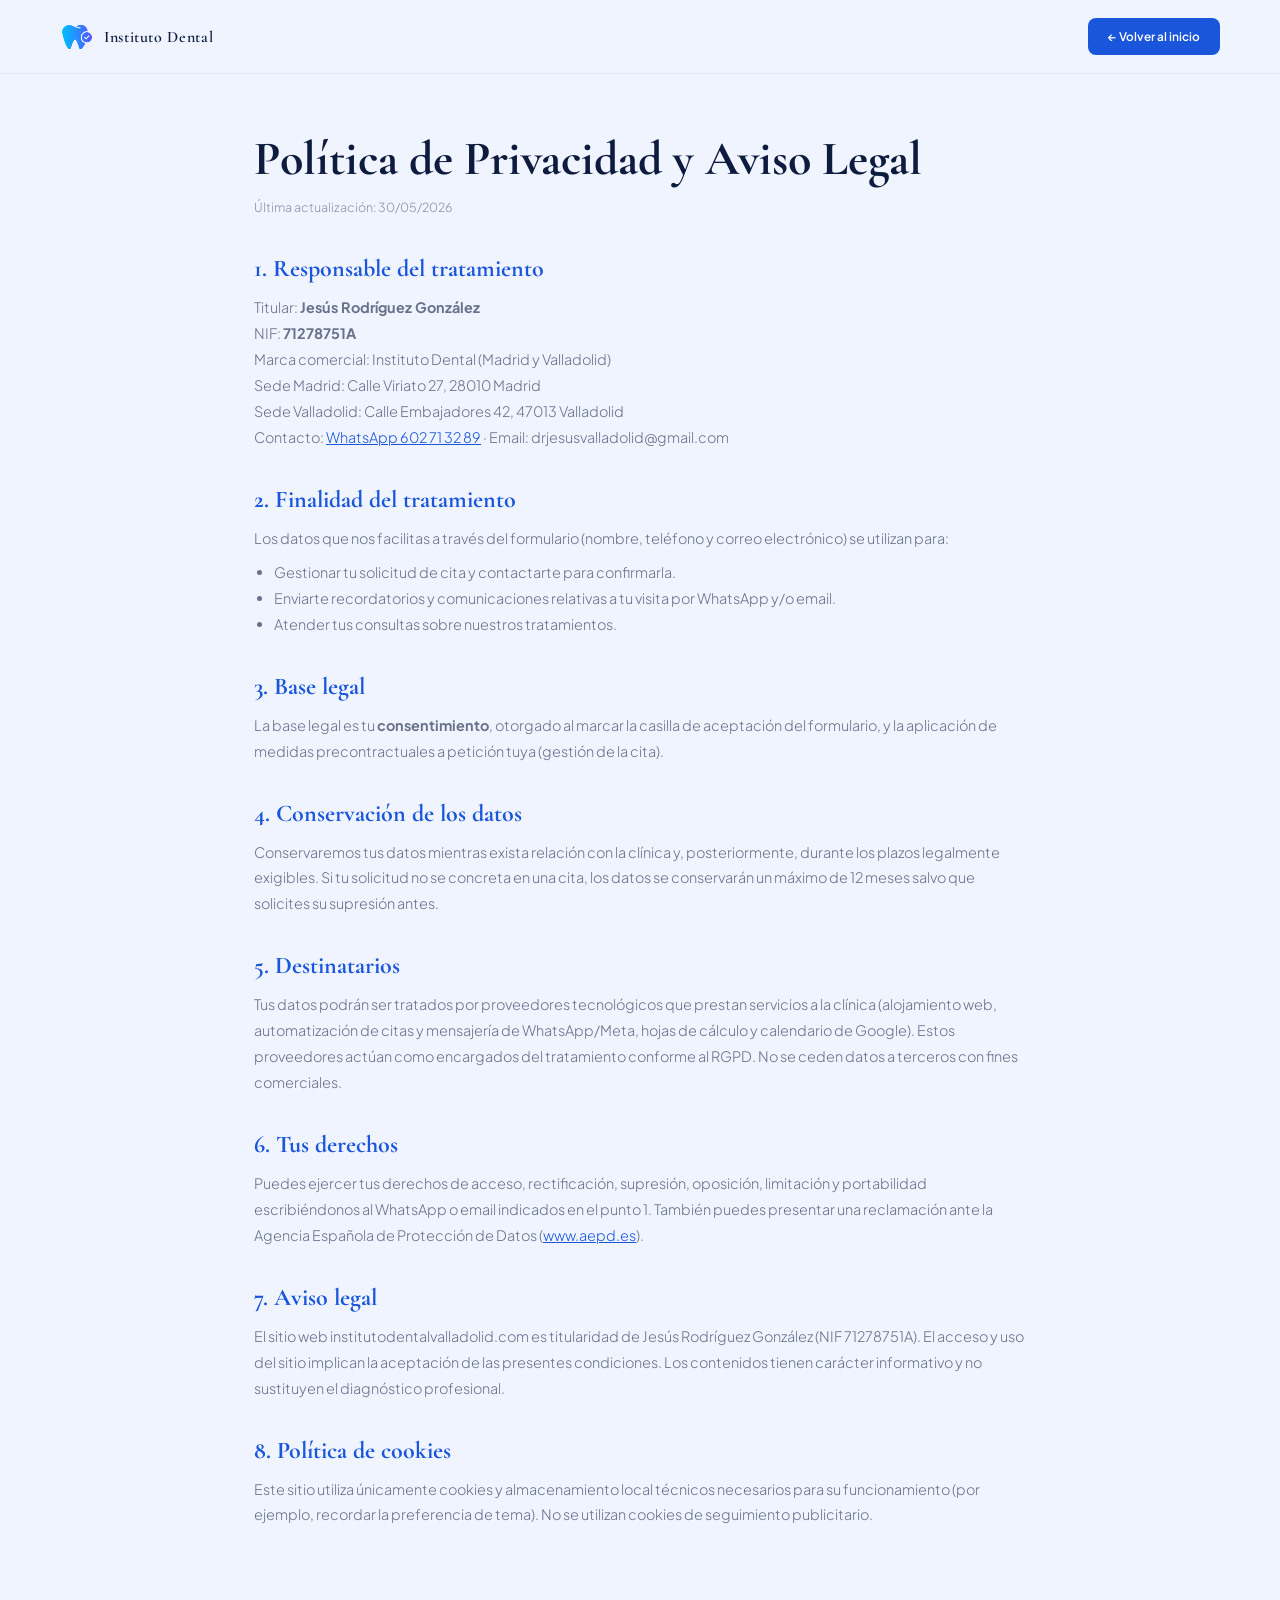
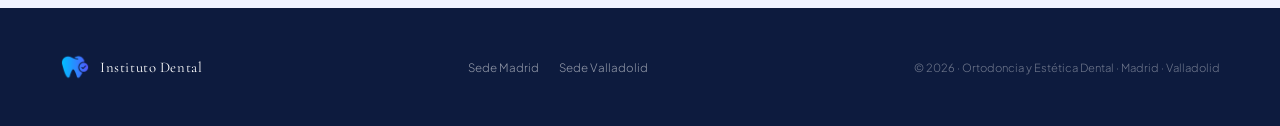
<file: privacidad.html>
<!DOCTYPE html>
<html lang="es">
<head>
<meta charset="UTF-8">
<meta name="viewport" content="width=device-width, initial-scale=1.0">
<title>Política de Privacidad y Aviso Legal | Instituto Dental</title>
<meta name="description" content="Política de Privacidad, Aviso Legal y Política de Cookies de Instituto Dental (Madrid y Valladolid).">
<meta name="robots" content="noindex, follow">
<link rel="shortcut icon" href="icono.png" type="image/x-icon">
<link href="https://fonts.googleapis.com/css2?family=Cormorant+Garamond:ital,wght@0,400;0,500;0,600&family=Plus+Jakarta+Sans:wght@300;400;500;600;700&display=swap" rel="stylesheet">
<link rel="stylesheet" href="assets/styles.css">
<style>
  .legal { max-width: 820px; margin: 0 auto; padding: 130px 24px 80px; }
  .legal h1 { font-family: 'Cormorant Garamond', serif; font-size: clamp(2rem,4vw,3rem); color: var(--dark); margin-bottom: 8px; }
  .legal .updated { font-size: 0.78rem; color: var(--text-muted); margin-bottom: 36px; }
  .legal h2 { font-family: 'Cormorant Garamond', serif; font-size: 1.5rem; color: var(--blue); margin: 34px 0 12px; }
  .legal p, .legal li { font-size: 0.9rem; line-height: 1.8; color: var(--text-light); }
  .legal ul { padding-left: 20px; margin: 8px 0; }
  .legal a { color: var(--blue); }
  .legal .note { background: var(--blue-soft); border-radius: 10px; padding: 14px 18px; font-size: 0.82rem; margin: 18px 0; }
</style>
</head>
<body>
<nav>
  <a href="index.html" class="nav-logo">
    <img src="icono.png" alt="Logo" class="nav-logo-icon">
    <span class="nav-logo-text">Instituto Dental</span>
  </a>
  <div class="nav-right">
    <a href="index.html" class="nav-cta">← Volver al inicio</a>
  </div>
</nav>

<main class="legal">
  <h1>Política de Privacidad y Aviso Legal</h1>
  <p class="updated">Última actualización: 30/05/2026</p>

  <h2>1. Responsable del tratamiento</h2>
  <p>
    Titular: <strong>Jesús Rodríguez González</strong><br>
    NIF: <strong>71278751A</strong><br>
    Marca comercial: Instituto Dental (Madrid y Valladolid)<br>
    Sede Madrid: Calle Viriato 27, 28010 Madrid<br>
    Sede Valladolid: Calle Embajadores 42, 47013 Valladolid<br>
    Contacto: <a href="https://wa.me/34602713289" target="_blank" rel="noopener">WhatsApp 602 71 32 89</a> · Email: drjesusvalladolid@gmail.com
  </p>

  <h2>2. Finalidad del tratamiento</h2>
  <p>Los datos que nos facilitas a través del formulario (nombre, teléfono y correo electrónico) se utilizan para:</p>
  <ul>
    <li>Gestionar tu solicitud de cita y contactarte para confirmarla.</li>
    <li>Enviarte recordatorios y comunicaciones relativas a tu visita por WhatsApp y/o email.</li>
    <li>Atender tus consultas sobre nuestros tratamientos.</li>
  </ul>

  <h2>3. Base legal</h2>
  <p>La base legal es tu <strong>consentimiento</strong>, otorgado al marcar la casilla de aceptación del formulario, y la aplicación de medidas precontractuales a petición tuya (gestión de la cita).</p>

  <h2>4. Conservación de los datos</h2>
  <p>Conservaremos tus datos mientras exista relación con la clínica y, posteriormente, durante los plazos legalmente exigibles. Si tu solicitud no se concreta en una cita, los datos se conservarán un máximo de 12 meses salvo que solicites su supresión antes.</p>

  <h2>5. Destinatarios</h2>
  <p>Tus datos podrán ser tratados por proveedores tecnológicos que prestan servicios a la clínica (alojamiento web, automatización de citas y mensajería de WhatsApp/Meta, hojas de cálculo y calendario de Google). Estos proveedores actúan como encargados del tratamiento conforme al RGPD. No se ceden datos a terceros con fines comerciales.</p>

  <h2>6. Tus derechos</h2>
  <p>Puedes ejercer tus derechos de acceso, rectificación, supresión, oposición, limitación y portabilidad escribiéndonos al WhatsApp o email indicados en el punto 1. También puedes presentar una reclamación ante la Agencia Española de Protección de Datos (<a href="https://www.aepd.es" target="_blank" rel="noopener">www.aepd.es</a>).</p>

  <h2>7. Aviso legal</h2>
  <p>El sitio web institutodentalvalladolid.com es titularidad de Jesús Rodríguez González (NIF 71278751A). El acceso y uso del sitio implican la aceptación de las presentes condiciones. Los contenidos tienen carácter informativo y no sustituyen el diagnóstico profesional.</p>

  <h2>8. Política de cookies</h2>
  <p>Este sitio utiliza únicamente cookies y almacenamiento local técnicos necesarios para su funcionamiento (por ejemplo, recordar la preferencia de tema). No se utilizan cookies de seguimiento publicitario.</p>
</main>

<footer>
  <a href="index.html" class="footer-logo">
    <img src="icono.png" alt="Logo" class="footer-logo-icon">
    <span class="footer-logo-text">Instituto Dental</span>
  </a>
  <div class="footer-links">
    <a href="madrid/">Sede Madrid</a>
    <a href="valladolid/">Sede Valladolid</a>
  </div>
  <div class="footer-text">© 2026 · Ortodoncia y Estética Dental · Madrid · Valladolid</div>
</footer>
</body>
</html>
</file>
<file: assets/styles.css>
/* =================================================================
   Dr. Jesús Rodríguez González — Sistema de diseño compartido
   Arquitectura "Landing por Sede" (Madrid · Valladolid)
   Una única fuente de estilos para HOME + ambas sedes.
   ================================================================= */

*, *::before, *::after { margin: 0; padding: 0; box-sizing: border-box; }

:root {
  --blue: #1a56db;
  --blue-light: #3b82f6;
  --blue-soft: rgba(26,86,219,0.1);
  --bg: #f0f4ff;
  --bg2: #e8eeff;
  --dark: #0d1b3e;
  --text: #0d1b3e;
  --text-muted: rgba(13,27,62,0.45);
  --text-light: rgba(13,27,62,0.6);
  --white: #ffffff;
  /* Acento secundario para diferenciar la sede de Valladolid */
  --green: #0e9f6e;
  --green-light: #31c48d;
}

html { scroll-behavior: smooth; }
body {
  background: var(--bg);
  color: var(--text);
  font-family: 'Plus Jakarta Sans', sans-serif;
  font-weight: 300;
  overflow-x: hidden;
}

/* Acento por sede: añadir class="sede-valladolid" al <body> */
body.sede-valladolid {
  --blue: #0e9f6e;
  --blue-light: #31c48d;
  --blue-soft: rgba(14,159,110,0.1);
}

a { color: inherit; }

/* =================== NAV =================== */
nav {
  position: fixed; top: 0; left: 0; right: 0; z-index: 100;
  padding: 18px 60px;
  display: flex; justify-content: space-between; align-items: center;
  background: rgba(240,244,255,0.94);
  backdrop-filter: blur(20px);
  border-bottom: 1px solid rgba(26,86,219,0.08);
  transition: padding 0.35s ease, box-shadow 0.35s ease;
}
nav.scrolled { padding: 10px 60px; box-shadow: 0 6px 28px rgba(26,86,219,0.13); }
.nav-logo { display: flex; align-items: center; gap: 10px; text-decoration: none; }
.nav-logo-icon { width: 34px; height: 34px; object-fit: contain; }
.nav-logo-text {
  font-family: 'Cormorant Garamond', serif;
  font-size: 1rem; font-weight: 600; color: var(--dark); letter-spacing: 0.04em;
}
.nav-sede-badge {
  display: inline-flex; align-items: center; gap: 7px;
  background: var(--blue-soft); border: 1px solid rgba(26,86,219,0.18);
  color: var(--blue); padding: 6px 14px; border-radius: 50px;
  font-size: 0.72rem; font-weight: 600; letter-spacing: 0.04em;
}
.nav-right { display: flex; align-items: center; gap: 18px; }
.nav-link { font-size: 0.75rem; color: var(--text-muted); text-decoration: none; transition: color 0.3s; }
.nav-link:hover { color: var(--blue); }
.nav-cta {
  display: inline-flex; align-items: center; justify-content: center;
  background: var(--blue); color: white;
  padding: 11px 20px; font-size: 0.74rem; font-weight: 600;
  text-decoration: none; border: none; border-radius: 8px;
  transition: all 0.3s ease; cursor: pointer;
}
.nav-cta:hover { background: var(--blue-light); box-shadow: 0 4px 14px rgba(26,86,219,0.25); transform: translateY(-1px); }

/* =================== HERO BASE =================== */
.hero {
  position: relative; width: 100%; min-height: 92vh;
  overflow: hidden; display: flex; align-items: center;
  background: linear-gradient(180deg, rgba(59,130,246,0.08) 0%, rgba(255,255,255,0.96) 100%);
  padding: 120px 0 60px;
}
.hero-photo {
  position: absolute; inset: 0;
  background-position: center 25%; background-size: cover; background-repeat: no-repeat;
  filter: brightness(1) saturate(1.4);
  pointer-events: none; z-index: 0; will-change: transform;
}
.hero-overlay {
  position: absolute; inset: 0;
  background: radial-gradient(circle at top right, rgba(59,130,246,0.22), transparent 100%),
              linear-gradient(90deg, rgba(255,255,255,0.96) 30%, rgba(255,255,255,0.9) 50%, transparent 100%);
  z-index: 1;
}
.hero-inner {
  position: relative; z-index: 2; width: 100%; max-width: 1280px; margin: 0 auto;
  display: flex; justify-content: flex-start; padding: 0 60px;
}
.hero-text-panel { width: 52%; display: flex; flex-direction: column; justify-content: center; }
.hero-tagline { font-size: 0.66rem; font-weight: 600; letter-spacing: 3px; text-transform: uppercase; color: var(--blue); margin-bottom: 18px; }
.hero-title { font-family: 'Cormorant Garamond', serif; font-size: clamp(2.4rem, 6vw, 4.4rem); font-weight: 400; line-height: 1.05; color: var(--dark); text-transform: uppercase; margin-bottom: 16px; }
.hero-title em { font-style: italic; color: var(--blue); }
.hero-lead { font-size: 0.95rem; line-height: 1.8; color: var(--text-light); max-width: 480px; margin-bottom: 28px; }
.hero-pill {
  display: inline-flex; align-items: center; gap: 10px;
  background: rgba(255,255,255,0.95); border: 1px solid rgba(13,27,62,0.08);
  color: #000; font-size: 0.68rem; font-weight: 600; letter-spacing: 1px;
  text-transform: uppercase; padding: 11px 20px; border-radius: 50px;
  margin-bottom: 30px; width: fit-content;
}
.hero-pill-dot { width: 7px; height: 7px; background: #4ade80; border-radius: 50%; flex-shrink: 0; animation: heroPulse 1.8s infinite; }
@keyframes heroPulse { 0%,100%{opacity:1} 50%{opacity:.2} }
.hero-cta {
  display: inline-block; background: var(--blue); color: white;
  font-size: 0.9rem; font-weight: 700; letter-spacing: 1px; text-transform: uppercase;
  text-decoration: none; padding: 18px 42px; border-radius: 60px; width: fit-content;
  border: none; cursor: pointer; transition: all 0.3s ease;
  box-shadow: 0 10px 25px rgba(26,86,219,0.4); animation: ctaPulse 2.4s infinite;
}
.hero-cta:hover { background: var(--blue-light); transform: translateY(-3px); box-shadow: 0 15px 35px rgba(26,86,219,0.6); }
@keyframes ctaPulse { 0%{box-shadow:0 0 0 0 rgba(26,86,219,0.4);} 70%{box-shadow:0 0 0 14px rgba(26,86,219,0);} 100%{box-shadow:0 0 0 0 rgba(26,86,219,0);} }
.hero-cta-note { margin-top: 14px; font-size: 0.68rem; color: var(--text-muted); }
.hero-location {
  position: absolute; top: 100px; right: 40px; z-index: 10;
  display: flex; align-items: center; gap: 8px;
  background: rgba(255,255,255,0.9); border: 1px solid rgba(13,27,62,0.1);
  border-radius: 50px; padding: 6px 14px 6px 8px; backdrop-filter: blur(6px);
  font-size: 0.68rem; font-weight: 700; color: var(--dark); letter-spacing: 1px; text-transform: uppercase;
}

/* =================== STATS BANNER =================== */
.stats-banner { background: var(--blue); padding: 30px 60px; display: flex; justify-content: center; overflow: hidden; position: relative; }
.stats-banner::before { content: ''; position: absolute; inset: 0; background: linear-gradient(135deg, rgba(124,58,237,0.2) 0%, transparent 60%); pointer-events: none; }
.stat-item { display: flex; flex-direction: column; align-items: center; padding: 0 52px; position: relative; }
.stat-item:not(:last-child)::after { content: ''; position: absolute; right: 0; top: 50%; transform: translateY(-50%); width: 1px; height: 44px; background: rgba(255,255,255,0.18); }
.stat-num { font-family: 'Cormorant Garamond', serif; font-size: 3rem; font-weight: 600; color: white; line-height: 1; }
.stat-label { font-size: 0.63rem; font-weight: 500; color: rgba(255,255,255,0.6); text-transform: uppercase; letter-spacing: 1.5px; margin-top: 5px; text-align: center; }

/* =================== SECTION HELPERS =================== */
.section { padding: 110px 60px; max-width: 1200px; margin: 0 auto; }
.section-eyebrow { display: inline-flex; align-items: center; gap: 8px; background: rgba(26,86,219,0.08); border: 1px solid rgba(26,86,219,0.15); color: var(--blue); padding: 5px 14px; border-radius: 100px; font-size: 0.67rem; font-weight: 500; margin-bottom: 20px; }
.section-title { font-family: 'Cormorant Garamond', serif; font-size: clamp(2rem, 3.5vw, 3.2rem); font-weight: 400; line-height: 1.1; color: var(--dark); margin-bottom: 14px; }
.section-title em { font-style: italic; color: var(--blue); }
.section-desc { font-size: 0.85rem; line-height: 1.8; color: var(--text-muted); max-width: 520px; }

/* =================== ABOUT =================== */
.about { padding: 90px 60px; max-width: 1200px; margin: 0 auto; display: grid; grid-template-columns: 1fr 1fr; gap: 40px; align-items: center; }
.about-card { background: white; border-radius: 28px; border: 1px solid rgba(26,86,219,0.08); padding: 32px; box-shadow: 0 24px 48px rgba(26,86,219,0.08); display: grid; gap: 20px; }
.about-card img { width: 100%; border-radius: 24px; object-fit: cover; min-height: 420px; }
.about-text { font-size: 0.92rem; line-height: 1.8; color: var(--text-muted); }
.about-list { display: grid; gap: 12px; font-size: 0.88rem; color: var(--text-muted); }
.about-list span { display: inline-flex; align-items: center; gap: 10px; }
.about-list span::before { content: '•'; color: var(--blue); }

/* =================== FEATURES / SERVICES =================== */
.features-header { display: grid; grid-template-columns: 1fr 1fr; gap: 80px; align-items: end; margin-bottom: 50px; }
.features-grid { display: grid; grid-template-columns: repeat(3,1fr); gap: 18px; }
.feature-card { background: white; border-radius: 16px; padding: 32px 28px; border: 1px solid rgba(26,86,219,0.07); transition: all 0.3s; position: relative; overflow: hidden; }
.feature-card::before { content: ''; position: absolute; inset: 0; background: linear-gradient(135deg, rgba(26,86,219,0.04) 0%, transparent 60%); opacity: 0; transition: opacity 0.3s; pointer-events: none; }
.feature-card:hover { transform: translateY(-4px); box-shadow: 0 20px 48px rgba(26,86,219,0.1); border-color: rgba(26,86,219,0.18); }
.feature-card:hover::before { opacity: 1; }
.feature-num { font-family: 'Cormorant Garamond', serif; font-size: 3rem; font-weight: 300; color: var(--blue-soft); line-height: 1; margin-bottom: 12px; }
.feature-icon-wrap { width: 42px; height: 42px; background: rgba(26,86,219,0.08); border-radius: 10px; display: flex; align-items: center; justify-content: center; font-size: 1.1rem; margin-bottom: 14px; }
.feature-title { font-size: 0.95rem; font-weight: 600; color: var(--dark); margin-bottom: 10px; }
.feature-text { font-size: 0.78rem; line-height: 1.8; color: var(--text-muted); }

/* =================== TESTIMONIALS =================== */
.testimonials-grid { display: grid; grid-template-columns: repeat(3, minmax(0, 1fr)); gap: 18px; margin-top: 44px; }
.testimonial-card { background: white; border-radius: 20px; border: 1px solid rgba(26,86,219,0.08); padding: 28px; display: flex; gap: 18px; box-shadow: 0 18px 40px rgba(26,86,219,0.08); transition: transform 0.3s, box-shadow 0.3s; }
.testimonial-card:hover { transform: translateY(-3px); box-shadow: 0 24px 54px rgba(26,86,219,0.12); }
.testimonial-body { display: flex; flex-direction: column; gap: 14px; }
.testimonial-text { font-size: 0.88rem; line-height: 1.8; color: var(--text-muted); }
.testimonial-meta { display: flex; align-items: center; justify-content: space-between; gap: 12px; font-size: 0.9rem; font-weight: 600; color: var(--dark); }
.testimonial-stars { color: #f59e0b; font-size: 0.95rem; }

/* =================== CONTACTO + MAPA =================== */
.contact-section { background: var(--bg2); padding: 100px 60px; }
.contact-container { max-width: 1200px; margin: 0 auto; display: grid; grid-template-columns: 0.9fr 1.1fr; gap: 40px; align-items: stretch; }
.contact-info { display: flex; flex-direction: column; gap: 18px; }
.contact-card { background: white; border: 1px solid rgba(26,86,219,0.08); border-radius: 16px; padding: 26px 28px; display: flex; gap: 18px; align-items: flex-start; box-shadow: 0 10px 30px rgba(26,86,219,0.06); transition: transform 0.3s, box-shadow 0.3s; }
.contact-card:hover { transform: translateY(-2px); box-shadow: 0 16px 38px rgba(26,86,219,0.1); }
.contact-icon { width: 46px; height: 46px; flex-shrink: 0; background: var(--blue-soft); color: var(--blue); border-radius: 12px; display: flex; align-items: center; justify-content: center; font-size: 1.3rem; }
.contact-card-title { font-size: 0.7rem; font-weight: 600; text-transform: uppercase; letter-spacing: 0.1em; color: var(--text-muted); margin-bottom: 6px; }
.contact-card-value { font-size: 0.95rem; font-weight: 500; color: var(--dark); line-height: 1.6; }
.contact-card-value a { color: var(--blue); text-decoration: none; font-weight: 600; }
.contact-card-value a:hover { text-decoration: underline; }
.contact-map { position: relative; border-radius: 20px; overflow: hidden; min-height: 380px; border: 1px solid rgba(26,86,219,0.1); box-shadow: 0 18px 44px rgba(26,86,219,0.12); background: white; }
.contact-map iframe { width: 100%; height: 100%; min-height: 380px; border: 0; display: block; }
.map-cta { position: absolute; left: 14px; bottom: 14px; z-index: 2; display: inline-flex; align-items: center; gap: 8px; background: var(--blue); color: #fff; padding: 11px 18px; border-radius: 50px; font-size: 0.78rem; font-weight: 600; text-decoration: none; box-shadow: 0 8px 22px rgba(13,27,62,0.28); transition: background 0.3s, transform 0.3s; }
.map-cta:hover { background: var(--blue-light); transform: translateY(-2px); }
/* Marcador de posición visual cuando aún no hay iframe real */
.map-placeholder { width: 100%; height: 100%; min-height: 380px; display: flex; flex-direction: column; align-items: center; justify-content: center; gap: 12px; background:
  repeating-linear-gradient(45deg, rgba(26,86,219,0.04), rgba(26,86,219,0.04) 14px, rgba(26,86,219,0.08) 14px, rgba(26,86,219,0.08) 28px); color: var(--blue); text-align: center; padding: 30px; }
.map-placeholder strong { font-size: 1rem; }
.map-placeholder span { font-size: 0.78rem; color: var(--text-muted); max-width: 320px; line-height: 1.6; }

/* =================== FORM =================== */
.form-section { padding: 110px 60px; max-width: 620px; margin: 0 auto; text-align: center; }

/* =================== AGENDAMIENTO (calendario + triaje) =================== */
.booking-section { padding: 110px 60px; max-width: 900px; margin: 0 auto; text-align: center; }
.booking-cal { background: white; border-radius: 20px; padding: 14px; margin-top: 40px; box-shadow: 0 20px 60px rgba(26,86,219,0.12); border: 1px solid rgba(26,86,219,0.08); overflow: hidden; }
.booking-cal iframe { width: 100%; min-height: 660px; border: 0; border-radius: 14px; display: block; }
.booking-cal-placeholder { min-height: 480px; display: flex; flex-direction: column; align-items: center; justify-content: center; gap: 14px; background: repeating-linear-gradient(45deg, rgba(26,86,219,0.03), rgba(26,86,219,0.03) 14px, rgba(26,86,219,0.07) 14px, rgba(26,86,219,0.07) 28px); border-radius: 14px; padding: 30px; text-align: center; }
.booking-cal-placeholder strong { font-size: 1.05rem; color: var(--blue); }
.booking-cal-placeholder span { font-size: 0.82rem; color: var(--text-muted); max-width: 360px; line-height: 1.6; }
.booking-trust { display: flex; flex-wrap: wrap; justify-content: center; gap: 16px; margin-top: 18px; font-size: 0.78rem; color: var(--text-muted); }
.booking-trust span { display: inline-flex; align-items: center; gap: 6px; }

/* Divisor "¿no encuentras hueco?" */
.booking-divider { display: flex; align-items: center; gap: 16px; max-width: 560px; margin: 56px auto 0; color: var(--text-muted); font-size: 0.82rem; }
.booking-divider::before, .booking-divider::after { content: ''; flex: 1; height: 1px; background: rgba(13,27,62,0.12); }

/* Formulario de triaje (fallback, más discreto) */
.triage-wrap { background: white; border-radius: 18px; padding: 32px; margin: 28px auto 0; max-width: 520px; box-shadow: 0 12px 36px rgba(26,86,219,0.08); border: 1px solid rgba(26,86,219,0.07); text-align: left; }
.triage-wrap h3 { font-family: 'Cormorant Garamond', serif; font-size: 1.5rem; color: var(--dark); margin-bottom: 6px; text-align: center; }
.triage-wrap .triage-sub { font-size: 0.82rem; color: var(--text-muted); text-align: center; margin-bottom: 22px; line-height: 1.6; }

.form-wrap { background: white; border-radius: 20px; padding: 44px; margin-top: 40px; box-shadow: 0 20px 60px rgba(26,86,219,0.1); border: 1px solid rgba(26,86,219,0.07); text-align: left; }
.form-trust { display: flex; flex-wrap: wrap; justify-content: center; gap: 18px; margin-bottom: 6px; font-size: 0.72rem; color: var(--text-muted); }
.form-trust span { display: inline-flex; align-items: center; gap: 6px; }
.form-group { margin-bottom: 14px; }
.form-label { display: block; font-size: 0.72rem; font-weight: 500; color: var(--dark); margin-bottom: 7px; }
.form-input, .form-select { width: 100%; background: var(--bg); border: 1.5px solid rgba(26,86,219,0.1); color: var(--text); padding: 13px 16px; border-radius: 8px; font-family: 'Plus Jakarta Sans', sans-serif; font-size: 0.85rem; font-weight: 300; outline: none; transition: border-color 0.3s, box-shadow 0.3s; }
.form-input::placeholder { color: rgba(13,27,62,0.22); }
.form-input:focus, .form-select:focus { border-color: var(--blue); box-shadow: 0 0 0 3px var(--blue-soft); }
.form-select { appearance: none; cursor: pointer; }
.form-row { display: grid; grid-template-columns: 1fr 1fr; gap: 14px; }
.btn-submit { width: 100%; background: var(--blue); color: white; border: none; padding: 16px; border-radius: 8px; font-family: 'Plus Jakarta Sans', sans-serif; font-size: 0.85rem; font-weight: 600; cursor: pointer; transition: all 0.3s; margin-top: 6px; box-shadow: 0 8px 24px rgba(26,86,219,0.28); }
.btn-submit:hover { background: var(--blue-light); transform: translateY(-1px); box-shadow: 0 12px 32px rgba(26,86,219,0.38); }
.btn-submit:disabled { opacity: 0.7; cursor: not-allowed; transform: none; }
.form-note { font-size: 0.68rem; color: var(--text-muted); margin-top: 14px; text-align: center; line-height: 1.6; }
.form-consent { display: flex; align-items: flex-start; gap: 10px; margin: 4px 0 14px; font-size: 0.72rem; color: var(--text-muted); line-height: 1.5; cursor: pointer; }
.form-consent input { margin-top: 2px; width: 16px; height: 16px; accent-color: var(--blue); flex-shrink: 0; cursor: pointer; }
.form-consent a { color: var(--blue); text-decoration: underline; }
.form-success { display: none; text-align: center; padding: 40px 20px; }
.form-success-icon { font-size: 3rem; margin-bottom: 16px; }
.form-success-title { font-family: 'Cormorant Garamond', serif; font-size: 1.8rem; color: var(--dark); margin-bottom: 10px; }
.form-success-text { font-size: 0.85rem; color: var(--text-muted); line-height: 1.7; }
.form-error-msg { display: none; background: #fef2f2; border: 1px solid #fecaca; color: #dc2626; padding: 12px 16px; border-radius: 8px; font-size: 0.78rem; margin-bottom: 14px; }

/* =================== FOOTER =================== */
footer { background: var(--dark); padding: 44px 60px; display: flex; justify-content: space-between; align-items: center; flex-wrap: wrap; gap: 16px; }
.footer-logo { display: flex; align-items: center; gap: 10px; color: white; text-decoration: none; }
.footer-logo-icon { width: 30px; height: 30px; object-fit: contain; }
.footer-logo-text { font-family: 'Cormorant Garamond', serif; font-size: 0.92rem; font-weight: 400; letter-spacing: 0.04em; }
.footer-text { font-size: 0.7rem; color: rgba(255,255,255,0.4); }
.footer-links { display: flex; gap: 20px; }
.footer-links a { font-size: 0.72rem; color: rgba(255,255,255,0.55); text-decoration: none; transition: color 0.3s; }
.footer-links a:hover { color: white; }

/* =================== REVEAL ANIMATIONS =================== */
.reveal { opacity: 0; transform: translateY(28px); transition: opacity 0.7s ease, transform 0.7s ease; }
.reveal.visible { opacity: 1; transform: translateY(0); }
.reveal-delay-1 { transition-delay: 0.1s; }
.reveal-delay-2 { transition-delay: 0.2s; }
.reveal-delay-3 { transition-delay: 0.3s; }

#scroll-progress { position: fixed; top: 0; left: 0; height: 3px; background: linear-gradient(90deg, var(--blue), #7c3aed); z-index: 9999; width: 0%; transition: width 0.08s linear; pointer-events: none; border-radius: 0 3px 3px 0; }

/* =================== HOME / ROUTER (selector de sede) =================== */
.router-hero { position: relative; padding: 150px 24px 70px; text-align: center; overflow: hidden; background: linear-gradient(180deg, rgba(59,130,246,0.1) 0%, var(--bg) 70%); }
.router-hero::before { content: ''; position: absolute; top: -120px; left: 50%; transform: translateX(-50%); width: 520px; height: 520px; background: radial-gradient(circle, rgba(26,86,219,0.18), transparent 70%); pointer-events: none; }
.router-hero-inner { position: relative; max-width: 760px; margin: 0 auto; z-index: 1; }
.router-title { font-family: 'Cormorant Garamond', serif; font-size: clamp(2.4rem, 6vw, 4.2rem); font-weight: 400; line-height: 1.08; color: var(--dark); margin-bottom: 18px; }
.router-title em { font-style: italic; color: var(--blue); }
.router-lead { font-size: 1rem; line-height: 1.8; color: var(--text-light); max-width: 600px; margin: 0 auto 10px; }
.router-trust { display: inline-flex; flex-wrap: wrap; justify-content: center; gap: 10px 22px; margin-top: 26px; font-size: 0.78rem; color: var(--text-muted); }
.router-trust span { display: inline-flex; align-items: center; gap: 7px; }
.router-trust strong { color: var(--dark); }

.sede-prompt { text-align: center; max-width: 700px; margin: 0 auto; padding: 10px 24px 0; }
.sede-prompt h2 { font-family: 'Cormorant Garamond', serif; font-size: clamp(1.6rem, 3vw, 2.4rem); font-weight: 400; color: var(--dark); margin-bottom: 10px; }
.sede-prompt h2 em { font-style: italic; color: var(--blue); }
.sede-prompt p { font-size: 0.88rem; color: var(--text-muted); line-height: 1.7; }

.sede-cards { display: grid; grid-template-columns: 1fr 1fr; gap: 28px; max-width: 1040px; margin: 40px auto 0; padding: 0 24px 100px; }
.sede-card {
  position: relative; display: flex; flex-direction: column; justify-content: flex-end;
  min-height: 440px; border-radius: 26px; overflow: hidden; text-decoration: none;
  border: 1px solid rgba(26,86,219,0.1); box-shadow: 0 24px 60px rgba(13,27,62,0.12);
  transition: transform 0.45s cubic-bezier(0.22,1,0.36,1), box-shadow 0.45s ease;
}
.sede-card:hover { transform: translateY(-8px); box-shadow: 0 40px 80px rgba(13,27,62,0.22); }
.sede-card-bg { position: absolute; inset: 0; background-size: cover; background-position: center; transition: transform 0.7s cubic-bezier(0.22,1,0.36,1); z-index: 0; }
.sede-card:hover .sede-card-bg { transform: scale(1.06); }
.sede-card-overlay { position: absolute; inset: 0; z-index: 1; }
.sede-card.madrid .sede-card-overlay { background: linear-gradient(180deg, rgba(13,27,62,0.15) 0%, rgba(13,27,62,0.55) 55%, rgba(8,16,40,0.92) 100%); }
.sede-card.valladolid .sede-card-overlay { background: linear-gradient(180deg, rgba(6,38,28,0.15) 0%, rgba(6,46,34,0.55) 55%, rgba(4,30,22,0.92) 100%); }
.sede-card-content { position: relative; z-index: 2; padding: 34px; color: white; }
.sede-card-tag { display: inline-flex; align-items: center; gap: 7px; background: rgba(255,255,255,0.16); backdrop-filter: blur(6px); border: 1px solid rgba(255,255,255,0.25); padding: 5px 14px; border-radius: 50px; font-size: 0.66rem; font-weight: 600; letter-spacing: 0.12em; text-transform: uppercase; margin-bottom: 14px; }
.sede-card.valladolid .sede-card-tag { background: rgba(49,196,141,0.22); border-color: rgba(49,196,141,0.4); }
.sede-card-city { font-family: 'Cormorant Garamond', serif; font-size: 2.6rem; font-weight: 500; line-height: 1; margin-bottom: 8px; text-transform: uppercase; letter-spacing: 0.02em; }
.sede-card-addr { font-size: 0.85rem; color: rgba(255,255,255,0.82); line-height: 1.6; margin-bottom: 20px; }
.sede-card-go { display: inline-flex; align-items: center; gap: 10px; background: white; color: var(--dark); padding: 13px 24px; border-radius: 50px; font-size: 0.78rem; font-weight: 700; letter-spacing: 0.04em; transition: gap 0.3s ease, background 0.3s ease; }
.sede-card:hover .sede-card-go { gap: 16px; }
.sede-card.madrid .sede-card-go:hover { background: #1a56db; color: white; }
.sede-card.valladolid .sede-card-go:hover { background: #0e9f6e; color: white; }

/* =================== FAQ =================== */
.faq-list { max-width: 760px; margin: 40px auto 0; display: flex; flex-direction: column; gap: 12px; }
.faq-item { background: white; border: 1px solid rgba(26,86,219,0.08); border-radius: 14px; overflow: hidden; transition: box-shadow 0.3s; }
.faq-item:hover { box-shadow: 0 12px 30px rgba(26,86,219,0.08); }
.faq-item summary { list-style: none; cursor: pointer; padding: 20px 24px; font-size: 0.92rem; font-weight: 600; color: var(--dark); display: flex; justify-content: space-between; align-items: center; gap: 16px; }
.faq-item summary::-webkit-details-marker { display: none; }
.faq-item summary::after { content: '+'; font-family: 'Cormorant Garamond', serif; font-size: 1.6rem; font-weight: 400; color: var(--blue); transition: transform 0.3s; line-height: 1; }
.faq-item[open] summary::after { transform: rotate(45deg); }
.faq-item .faq-answer { padding: 0 24px 22px; font-size: 0.85rem; line-height: 1.8; color: var(--text-muted); }

/* =================== TOAST =================== */
#toast { position: fixed; bottom: 28px; right: 28px; background: #0d1b3e; color: #fff; padding: 13px 20px; border-radius: 12px; font-size: 0.75rem; font-weight: 500; z-index: 9997; transform: translateX(calc(100% + 50px)); transition: transform 0.45s cubic-bezier(0.34,1.56,0.64,1); box-shadow: 0 8px 30px rgba(0,0,0,0.35); max-width: 280px; line-height: 1.5; }
#toast.show { transform: translateX(0); }

/* =================== RESPONSIVE =================== */
@media (max-width: 860px) {
  nav { padding: 14px 20px; }
  nav.scrolled { padding: 12px 20px; }
  .nav-logo-text { display: none; }
  .nav-link { display: none; }
  .nav-right { gap: 10px; }
  .nav-cta { padding: 9px 16px; font-size: 0.72rem; }

  .hero { min-height: auto; padding: 130px 0 50px; }
  .hero-overlay { background: linear-gradient(180deg, rgba(240,244,255,0.94) 0%, rgba(240,244,255,0.86) 100%); }
  .hero-inner { padding: 0 20px; }
  .hero-text-panel { width: 100%; }
  .hero-location { display: none; }
  .hero-cta { width: 100%; text-align: center; padding: 16px 28px; }

  .stats-banner { padding: 22px 12px; flex-wrap: wrap; }
  .stat-item { padding: 14px 10px; width: 50%; }
  .stat-item::after { display: none; }
  .stat-num { font-size: 2.2rem; }

  .section { padding: 64px 20px; }
  .about { grid-template-columns: 1fr; padding: 50px 20px; }
  .about-card img { min-height: 280px; }
  .features-header { grid-template-columns: 1fr; gap: 18px; margin-bottom: 30px; }
  .features-grid { grid-template-columns: 1fr; }
  .testimonials-grid { grid-template-columns: 1fr; }

  .contact-section { padding: 60px 20px; }
  .contact-container { grid-template-columns: 1fr; }
  .contact-map, .contact-map iframe, .map-placeholder { min-height: 300px; }

  .form-section { padding: 60px 20px; }
  .form-wrap { padding: 26px 20px; }
  .form-row { grid-template-columns: 1fr; }

  footer { padding: 32px 20px; flex-direction: column; text-align: center; }

  .sede-cards { grid-template-columns: 1fr; gap: 20px; padding: 0 20px 70px; }
  .sede-card { min-height: 360px; }
  .router-hero { padding: 120px 20px 50px; }
}
</file>
